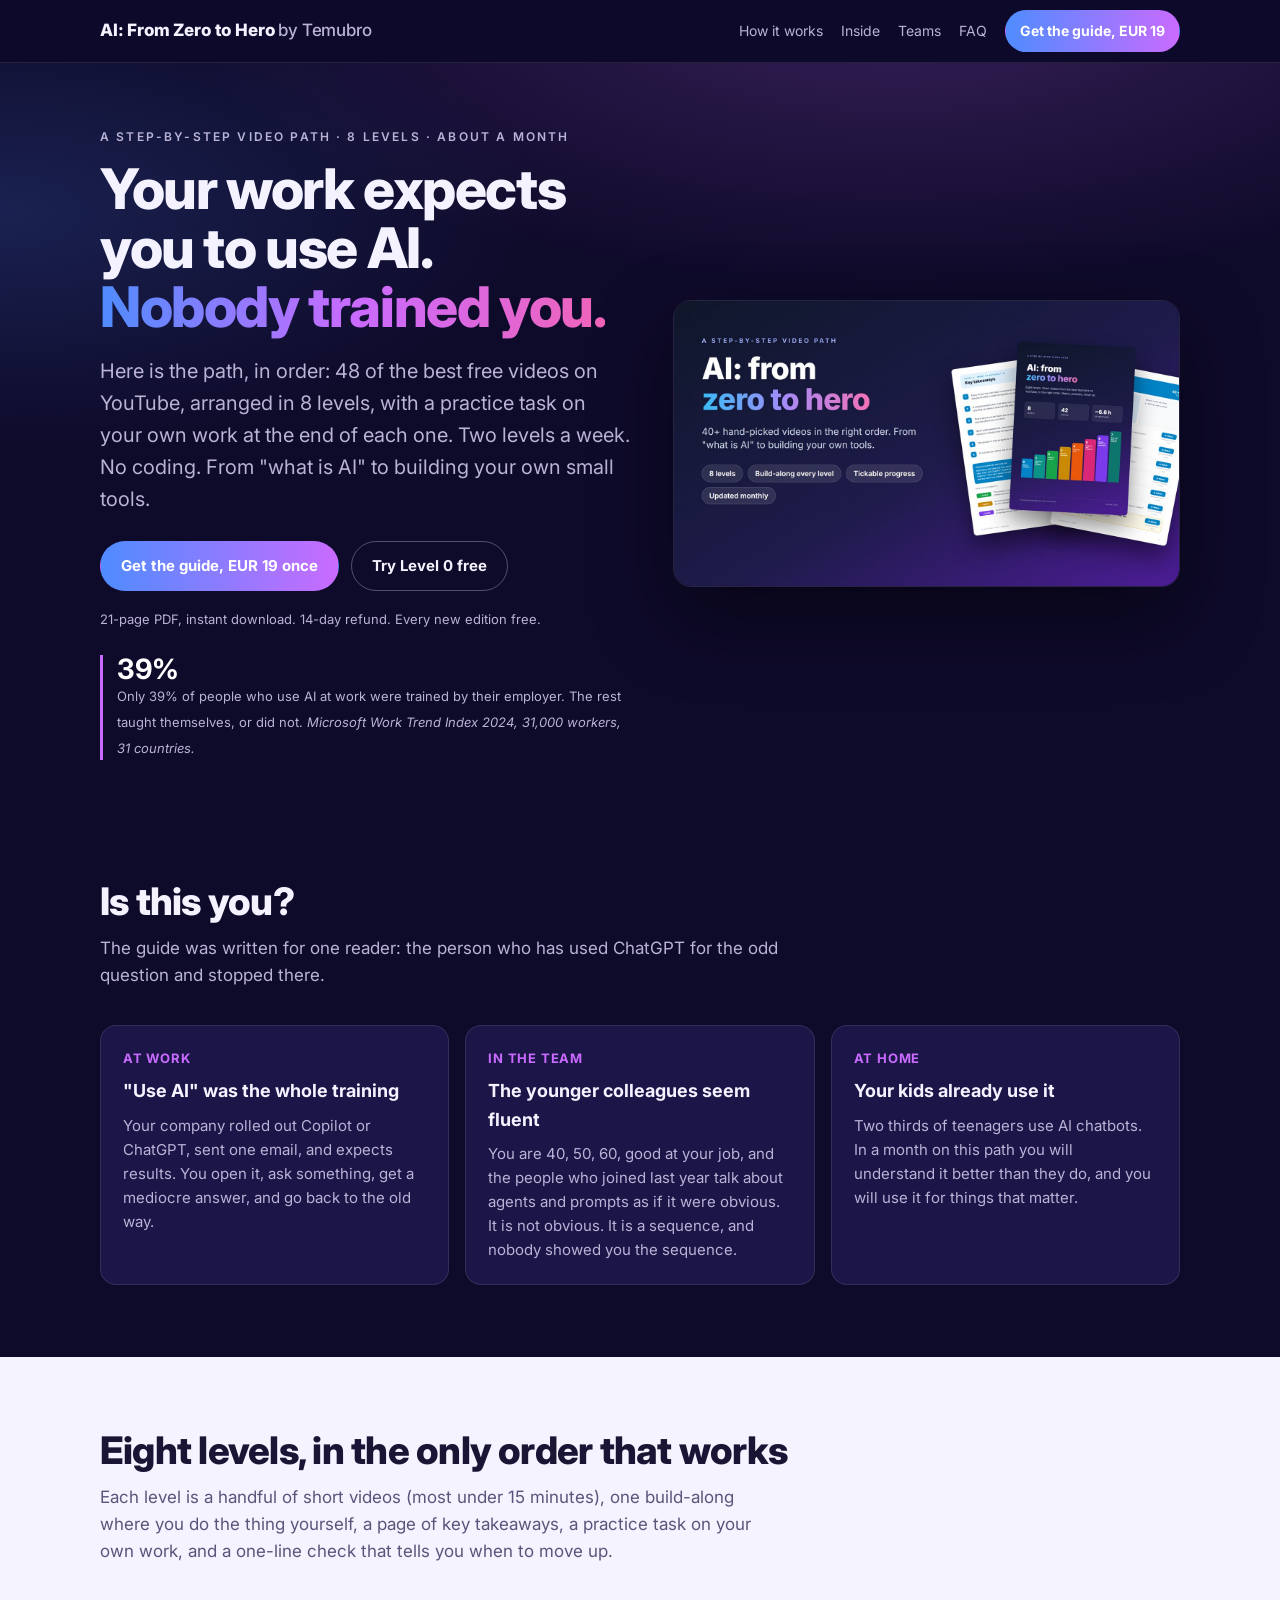
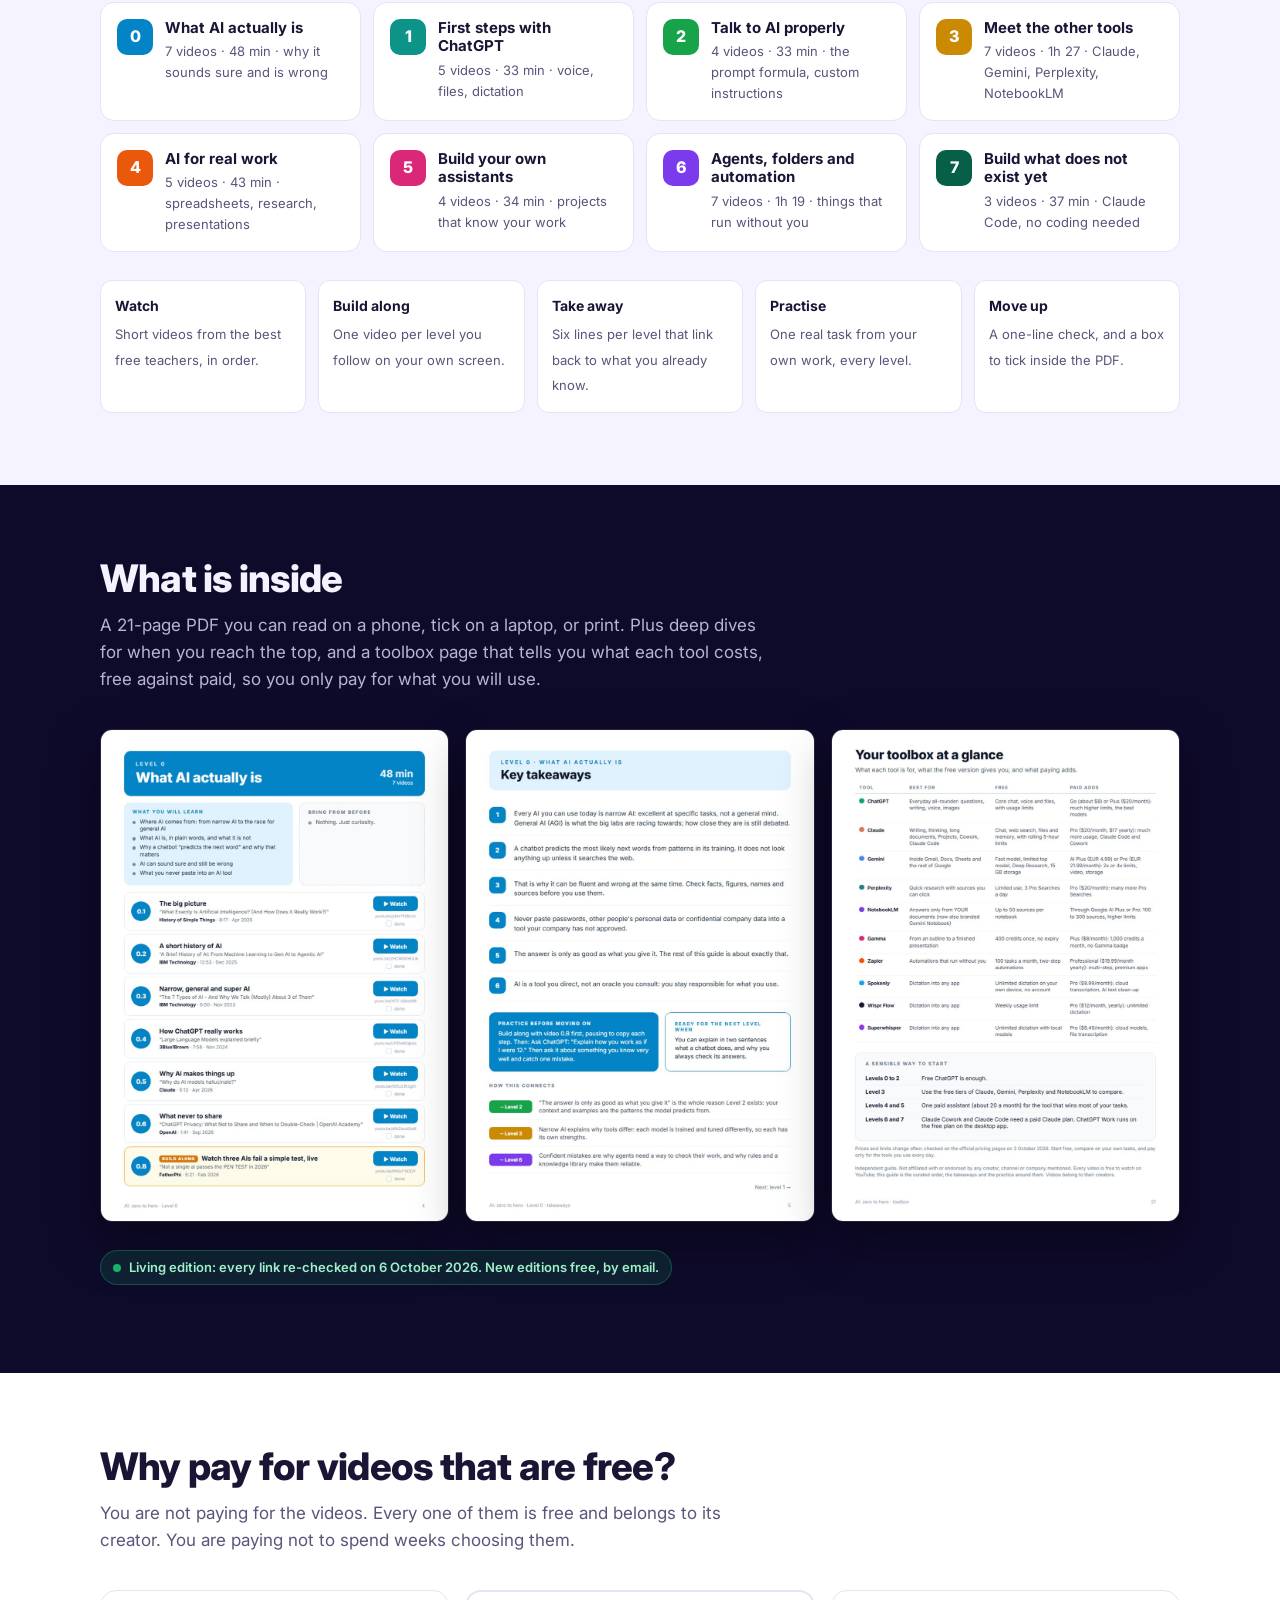
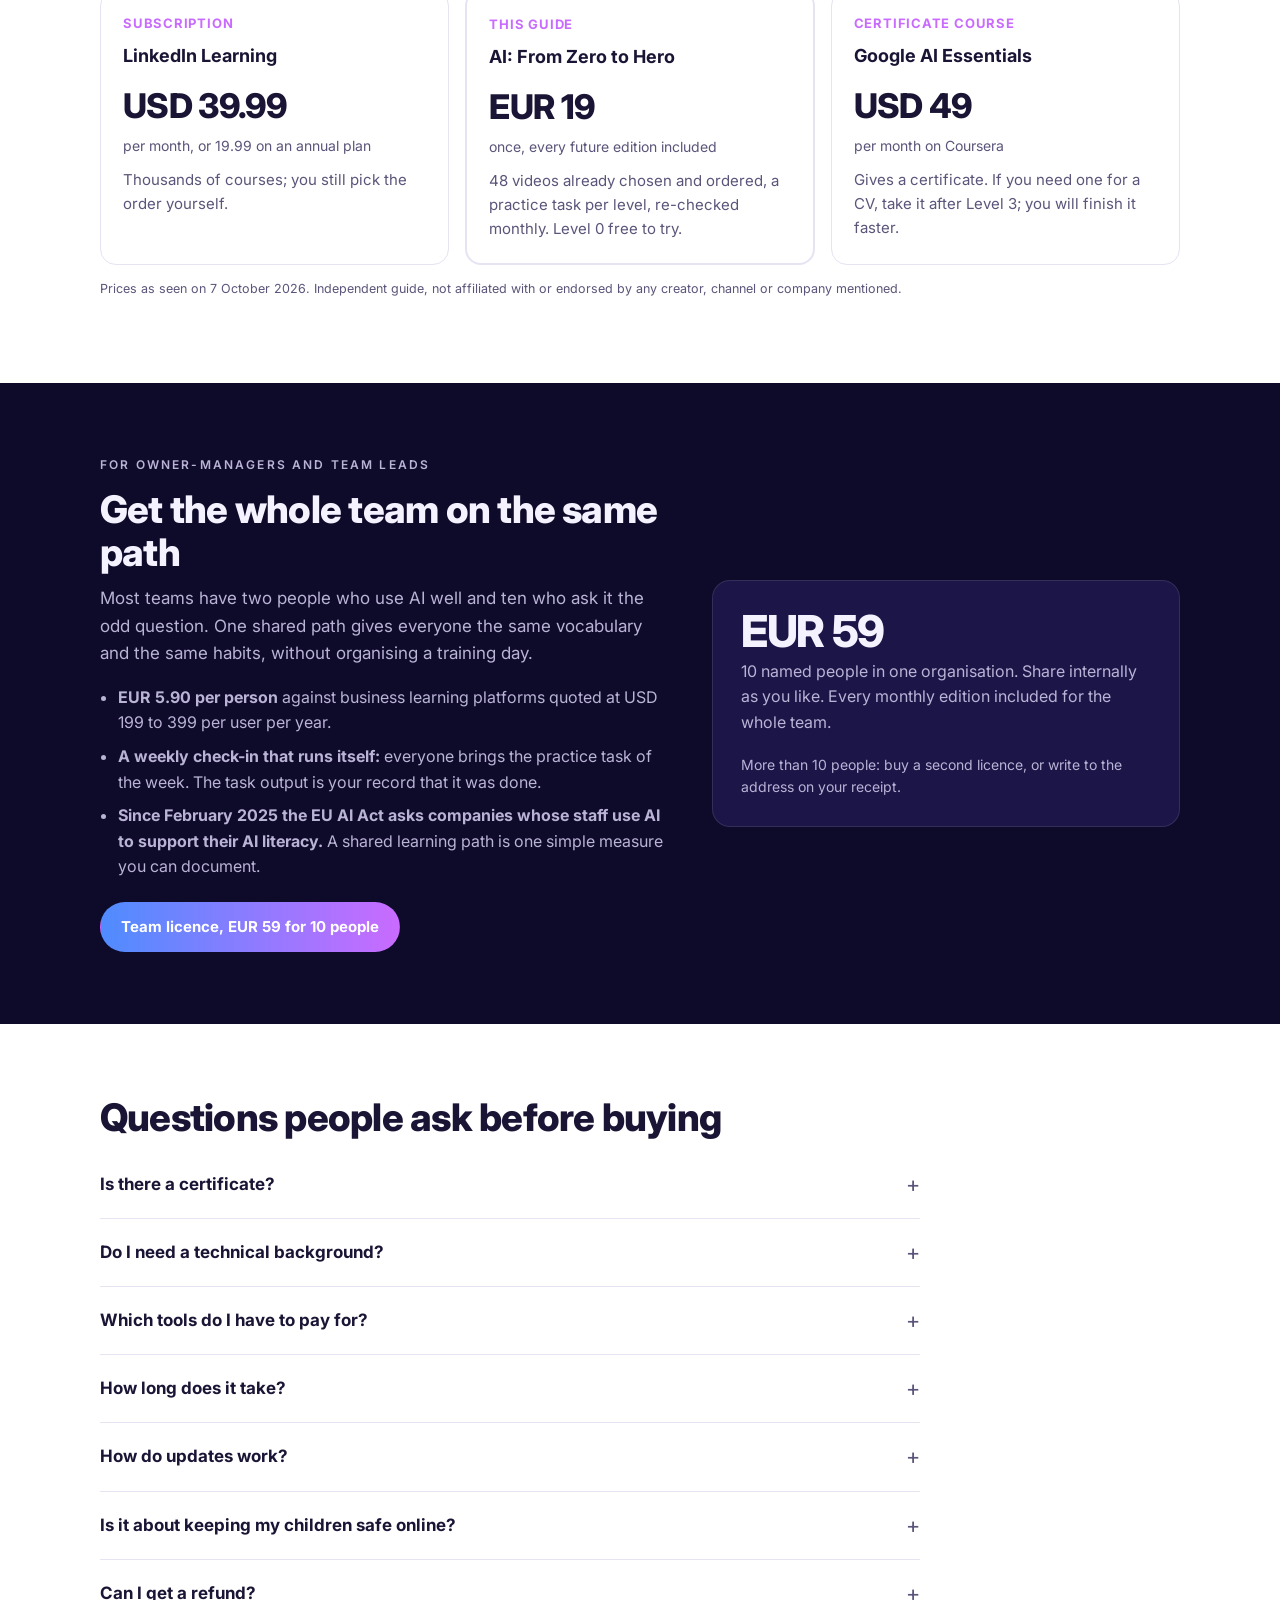
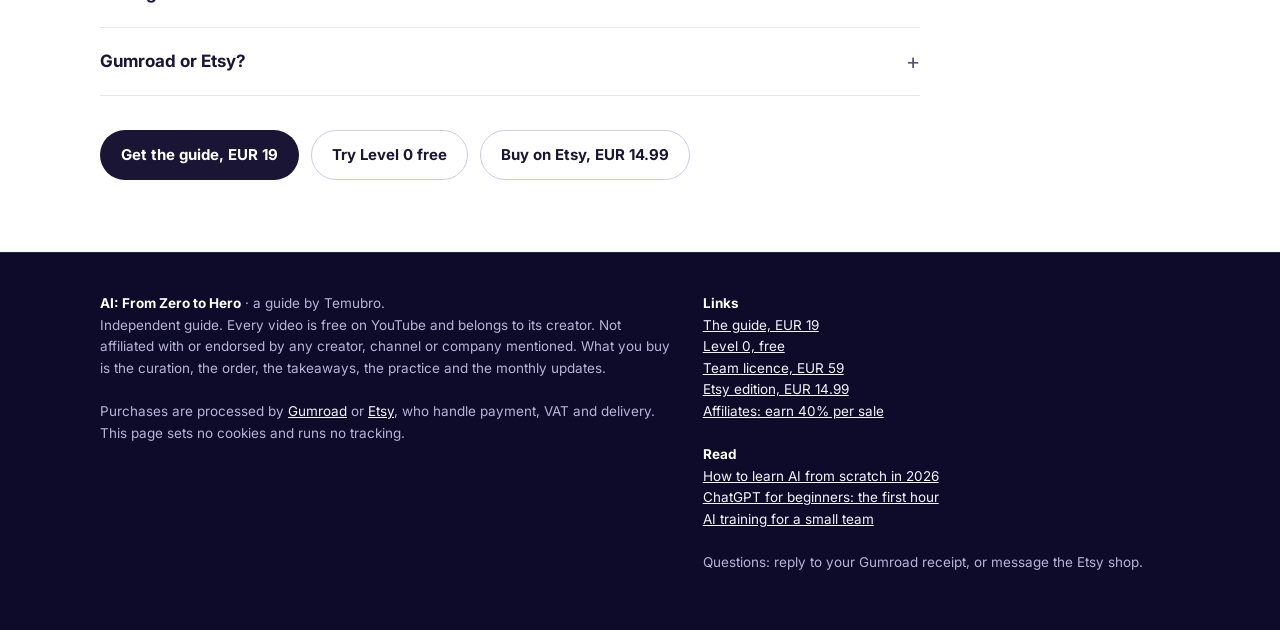
<file: index.html>
<!DOCTYPE html>
<html lang="en">
<head>
<meta charset="utf-8">
<meta name="viewport" content="width=device-width, initial-scale=1">
<title>AI: From Zero to Hero. Learn to use AI at work in about a month, step by step</title>
<meta name="description" content="Your work expects you to use AI and nobody trained you. A step-by-step path of 48 free videos in the right order, with a practice task on your own work at every level. 8 levels, about a month, EUR 19 once. Level 0 is free.">
<link rel="canonical" href="https://temubr0.github.io/">
<meta property="og:type" content="product">
<meta property="og:title" content="AI: From Zero to Hero. Learn to use AI at work in about a month">
<meta property="og:description" content="48 free videos in the right order, a practice task on your own work at every level, re-checked monthly. 8 levels, about a month, EUR 19 once. Level 0 is free.">
<meta property="og:image" content="https://temubr0.github.io/img/og.jpg">
<meta property="og:url" content="https://temubr0.github.io/">
<meta name="twitter:card" content="summary_large_image">
<link rel="icon" href="img/icon.jpg">
<link rel="preconnect" href="https://fonts.googleapis.com">
<link rel="preconnect" href="https://fonts.gstatic.com" crossorigin>
<link href="https://fonts.googleapis.com/css2?family=Inter:wght@400;500;600;700;800&display=swap" rel="stylesheet">
<script type="application/ld+json">
{"@context":"https://schema.org","@type":"Product","name":"AI: From Zero to Hero. The Step-by-Step Video Path","description":"A 21-page PDF guide: 48 hand-picked free YouTube videos arranged in 8 levels, with key takeaways, a practice task and a readiness check per level. Re-verified monthly, every new edition free.","image":"https://temubr0.github.io/img/og.jpg","brand":{"@type":"Brand","name":"Temubro"},"offers":[{"@type":"Offer","price":"19.00","priceCurrency":"EUR","availability":"https://schema.org/InStock","url":"https://temubro.gumroad.com/l/ai-zero-to-hero","name":"Single edition"},{"@type":"Offer","price":"59.00","priceCurrency":"EUR","availability":"https://schema.org/InStock","url":"https://temubro.gumroad.com/l/team-10","name":"Team licence, 10 people"},{"@type":"Offer","price":"0","priceCurrency":"EUR","availability":"https://schema.org/InStock","url":"https://temubro.gumroad.com/l/level-0","name":"Level 0, free"}]}
</script>
<script type="application/ld+json">
{"@context":"https://schema.org","@type":"FAQPage","mainEntity":[
{"@type":"Question","name":"Is there a certificate?","acceptedAnswer":{"@type":"Answer","text":"No. This guide gets you using AI at work. If you need a certificate for a CV, take a certificate course after Level 3; you will finish it faster."}},
{"@type":"Question","name":"Why pay for videos that are free on YouTube?","acceptedAnswer":{"@type":"Answer","text":"You are not paying for the videos. You are paying not to spend weeks choosing them: the order, the takeaways, the practice tasks and the monthly link check are what you buy. Level 0 is free, try it first."}},
{"@type":"Question","name":"Do I need a technical background?","acceptedAnswer":{"@type":"Answer","text":"No. Level 0 starts from what AI actually is. Level 7 has you building a small tool with Claude Code, without writing code."}},
{"@type":"Question","name":"Which tools do I have to pay for?","acceptedAnswer":{"@type":"Answer","text":"None until Level 3. The free versions of ChatGPT, Claude and Gemini are enough for the first levels. The toolbox page lists what each paid plan adds and what it costs, so you decide."}},
{"@type":"Question","name":"How do updates work?","acceptedAnswer":{"@type":"Answer","text":"Every link is re-checked once a month and newer videos replace the old ones. Gumroad buyers receive each new edition by email, free. Etsy buyers register once, free, for the same updates."}},
{"@type":"Question","name":"Can I get a refund?","acceptedAnswer":{"@type":"Answer","text":"Yes, within 14 days of purchase on Gumroad, no questions asked. If a file does not open or a link is dead, write first and it is fixed the same day."}}
]}
</script>
<style>
:root{--bg:#0E0A2A;--bg2:#160F3D;--ink:#F4F2FF;--muted:#B9B3D6;--card:#1C1548;--line:rgba(255,255,255,0.10);--g1:#4F8CFF;--g2:#C96BFF;--pink:#F063B8;--light:#FFFFFF;--lightink:#1A1535;--lightmuted:#5A557A;--lightline:#E6E3F2;--tint:#F5F3FF;--green:#17B26A}
*{box-sizing:border-box}
html{scroll-behavior:smooth}
body{margin:0;font-family:Inter,system-ui,-apple-system,"Segoe UI",Roboto,sans-serif;background:var(--bg);color:var(--ink);line-height:1.6;-webkit-font-smoothing:antialiased}
a{color:inherit}
img{max-width:100%;height:auto;display:block}
.wrap{max-width:1120px;margin:0 auto;padding:0 20px}
.grad{background:linear-gradient(90deg,var(--g1),var(--g2),var(--pink));-webkit-background-clip:text;background-clip:text;color:transparent}
/* nav */
.nav{position:sticky;top:0;z-index:50;background:rgba(14,10,42,0.85);backdrop-filter:saturate(160%) blur(10px);border-bottom:1px solid var(--line)}
.nav .wrap{display:flex;align-items:center;justify-content:space-between;height:62px}
.brand{font-weight:800;letter-spacing:-0.01em;text-decoration:none;font-size:17px}
.brand span{color:var(--muted);font-weight:500}
.navlinks{display:flex;gap:18px;align-items:center}
.navlinks a.lnk{color:var(--muted);text-decoration:none;font-size:14px}
.btn{display:inline-flex;align-items:center;justify-content:center;gap:8px;padding:12px 20px;border-radius:999px;font-weight:700;text-decoration:none;font-size:15px;border:1px solid transparent;transition:transform .12s ease,opacity .12s ease;white-space:nowrap}
.btn:hover{transform:translateY(-1px)}
.btn.primary{background:linear-gradient(90deg,var(--g1),var(--g2));color:#fff}
.btn.ghost{border-color:rgba(255,255,255,0.28);color:var(--ink);background:transparent}
.btn.light{background:var(--lightink);color:#fff}
.btn.small{padding:9px 14px;font-size:14px}
/* hero */
.hero{padding:64px 0 48px;background:radial-gradient(1200px 500px at 70% -10%,rgba(201,107,255,0.22),transparent 60%),radial-gradient(900px 400px at 0% 20%,rgba(79,140,255,0.18),transparent 60%)}
.hero .wrap{display:grid;grid-template-columns:1.05fr 1fr;gap:40px;align-items:center}
.eyebrow{font-size:12px;letter-spacing:0.18em;text-transform:uppercase;color:var(--muted);font-weight:600;margin:0 0 14px}
h1{font-size:clamp(34px,5vw,56px);line-height:1.05;letter-spacing:-0.025em;margin:0 0 18px;font-weight:800}
.lead{font-size:clamp(17px,1.6vw,20px);color:var(--muted);margin:0 0 26px;max-width:560px}
.ctas{display:flex;gap:12px;flex-wrap:wrap;align-items:center}
.ctas .note{font-size:13px;color:var(--muted);width:100%;margin-top:6px}
.herocard{border-radius:18px;overflow:hidden;box-shadow:0 30px 80px rgba(0,0,0,0.45);border:1px solid var(--line)}
.stat{margin-top:26px;display:flex;gap:14px;align-items:flex-start;border-left:3px solid var(--g2);padding-left:14px;max-width:560px}
.stat b{font-size:28px;line-height:1;display:block;color:#fff}
.stat span{font-size:13px;color:var(--muted)}
/* generic sections */
section{padding:72px 0}
section.light{background:var(--light);color:var(--lightink)}
section.tint{background:var(--tint);color:var(--lightink)}
h2{font-size:clamp(26px,3.4vw,38px);letter-spacing:-0.02em;line-height:1.12;margin:0 0 12px;font-weight:800}
.sub{font-size:17px;color:var(--muted);max-width:680px;margin:0 0 36px}
section.light .sub,section.tint .sub{color:var(--lightmuted)}
.cards{display:grid;grid-template-columns:repeat(3,1fr);gap:16px}
.card{background:var(--card);border:1px solid var(--line);border-radius:16px;padding:22px}
.card h3{margin:0 0 8px;font-size:18px}
.card p{margin:0;color:var(--muted);font-size:15px}
section.light .card,section.tint .card{background:#fff;border-color:var(--lightline)}
section.light .card p,section.tint .card p{color:var(--lightmuted)}
.q{font-size:13px;color:var(--g2);font-weight:700;letter-spacing:0.06em;text-transform:uppercase;margin-bottom:8px;display:block}
/* levels */
.levels{display:grid;grid-template-columns:repeat(4,1fr);gap:12px}
.lv{background:#fff;border:1px solid var(--lightline);border-radius:14px;padding:16px;display:flex;gap:12px;align-items:flex-start}
.lv .n{width:36px;height:36px;border-radius:10px;color:#fff;font-weight:800;display:flex;align-items:center;justify-content:center;flex-shrink:0}
.lv b{display:block;font-size:15px;line-height:1.25}
.lv small{color:var(--lightmuted);font-size:13px;display:block;margin-top:4px}
.mech{display:grid;grid-template-columns:repeat(5,1fr);gap:12px;margin-top:28px}
.mech div{background:#fff;border:1px solid var(--lightline);border-radius:12px;padding:14px}
.mech div b{display:block;font-size:14px;margin-bottom:4px}
.mech div span{font-size:13px;color:var(--lightmuted)}
/* gallery */
.gal{display:grid;grid-template-columns:repeat(3,1fr);gap:16px}
.gal img{border-radius:12px;border:1px solid var(--line);box-shadow:0 20px 50px rgba(0,0,0,0.35)}
/* compare */
.cmp{display:grid;grid-template-columns:repeat(3,1fr);gap:16px}
.cmp .card{text-align:left}
.cmp .price{font-size:34px;font-weight:800;letter-spacing:-0.02em;margin:6px 0 2px}
.cmp .per{color:var(--lightmuted);font-size:14px}
.cmp .hi{border:2px solid var(--g2)}
.fine{font-size:12.5px;color:var(--lightmuted);margin-top:14px}
/* team */
.team{display:grid;grid-template-columns:1.1fr 0.9fr;gap:40px;align-items:center}
.team ul{padding-left:18px;color:var(--muted);margin:0 0 22px}
.team li{margin-bottom:8px}
.pricebox{background:var(--card);border:1px solid var(--line);border-radius:18px;padding:28px}
.pricebox .big{font-size:44px;font-weight:800;letter-spacing:-0.03em;line-height:1}
.pricebox .sm{color:var(--muted);margin:6px 0 18px}
/* faq */
.faq{max-width:820px}
details{border-bottom:1px solid var(--lightline);padding:16px 0}
summary{cursor:pointer;font-weight:700;font-size:17px;list-style:none;display:flex;justify-content:space-between;align-items:center}
summary::after{content:"+";font-weight:400;font-size:22px;color:var(--lightmuted)}
details[open] summary::after{content:"\2013"}
details p{margin:10px 0 0;color:var(--lightmuted)}
/* footer */
footer{padding:40px 0 56px;border-top:1px solid var(--line);color:var(--muted);font-size:13.5px}
footer .wrap{display:grid;grid-template-columns:1.2fr 1fr;gap:30px}
footer a{color:var(--ink)}
.updated{display:inline-flex;align-items:center;gap:8px;background:rgba(23,178,106,0.14);border:1px solid rgba(23,178,106,0.35);color:#9FF0C8;border-radius:999px;padding:6px 12px;font-size:13px;font-weight:600}
.updated i{width:8px;height:8px;border-radius:50%;background:var(--green);display:inline-block}
@media (max-width:900px){
 .hero .wrap{grid-template-columns:1fr}
 .hero{padding:44px 0 36px}
 .cards,.cmp,.gal{grid-template-columns:1fr}
 .levels{grid-template-columns:1fr 1fr}
 .mech{grid-template-columns:1fr 1fr}
 .team{grid-template-columns:1fr}
 footer .wrap{grid-template-columns:1fr}
 .navlinks a.lnk{display:none}
 section{padding:56px 0}
}
@media (max-width:520px){.levels{grid-template-columns:1fr}.mech{grid-template-columns:1fr}.brand span{display:none}.brand{font-size:15px}.btn.small{padding:8px 12px;font-size:13px}.hero .ctas .btn{width:100%}}
</style>
</head>
<body>

<nav class="nav"><div class="wrap">
  <a class="brand" href="#top">AI: From Zero to Hero <span>by Temubro</span></a>
  <div class="navlinks">
    <a class="lnk" href="#how">How it works</a>
    <a class="lnk" href="#inside">Inside</a>
    <a class="lnk" href="#teams">Teams</a>
    <a class="lnk" href="#faq">FAQ</a>
    <a class="btn primary small" href="https://temubro.gumroad.com/l/ai-zero-to-hero">Get the guide, EUR 19</a>
  </div>
</div></nav>

<header class="hero" id="top"><div class="wrap">
  <div>
    <p class="eyebrow">A step-by-step video path &middot; 8 levels &middot; about a month</p>
    <h1>Your work expects you to use AI. <span class="grad">Nobody trained you.</span></h1>
    <p class="lead">Here is the path, in order: 48 of the best free videos on YouTube, arranged in 8 levels, with a practice task on your own work at the end of each one. Two levels a week. No coding. From "what is AI" to building your own small tools.</p>
    <div class="ctas">
      <a class="btn primary" href="https://temubro.gumroad.com/l/ai-zero-to-hero">Get the guide, EUR 19 once</a>
      <a class="btn ghost" href="https://temubro.gumroad.com/l/level-0">Try Level 0 free</a>
      <span class="note">21-page PDF, instant download. 14-day refund. Every new edition free.</span>
    </div>
    <div class="stat"><div><b>39%</b><span>Only 39% of people who use AI at work were trained by their employer. The rest taught themselves, or did not. <em>Microsoft Work Trend Index 2024, 31,000 workers, 31 countries.</em></span></div></div>
  </div>
  <div class="herocard"><img src="img/cover.jpg" alt="AI: From Zero to Hero guide cover, with the level map and a takeaways page" width="1400" height="788"></div>
</div></header>

<section><div class="wrap">
  <h2>Is this you?</h2>
  <p class="sub">The guide was written for one reader: the person who has used ChatGPT for the odd question and stopped there.</p>
  <div class="cards">
    <div class="card"><span class="q">At work</span><h3>"Use AI" was the whole training</h3><p>Your company rolled out Copilot or ChatGPT, sent one email, and expects results. You open it, ask something, get a mediocre answer, and go back to the old way.</p></div>
    <div class="card"><span class="q">In the team</span><h3>The younger colleagues seem fluent</h3><p>You are 40, 50, 60, good at your job, and the people who joined last year talk about agents and prompts as if it were obvious. It is not obvious. It is a sequence, and nobody showed you the sequence.</p></div>
    <div class="card"><span class="q">At home</span><h3>Your kids already use it</h3><p>Two thirds of teenagers use AI chatbots. In a month on this path you will understand it better than they do, and you will use it for things that matter.</p></div>
  </div>
</div></section>

<section class="tint" id="how"><div class="wrap">
  <h2>Eight levels, in the only order that works</h2>
  <p class="sub">Each level is a handful of short videos (most under 15 minutes), one build-along where you do the thing yourself, a page of key takeaways, a practice task on your own work, and a one-line check that tells you when to move up.</p>
  <div class="levels">
    <div class="lv"><div class="n" style="background:#0284C7">0</div><div><b>What AI actually is</b><small>7 videos &middot; 48 min &middot; why it sounds sure and is wrong</small></div></div>
    <div class="lv"><div class="n" style="background:#0D9488">1</div><div><b>First steps with ChatGPT</b><small>5 videos &middot; 33 min &middot; voice, files, dictation</small></div></div>
    <div class="lv"><div class="n" style="background:#16A34A">2</div><div><b>Talk to AI properly</b><small>4 videos &middot; 33 min &middot; the prompt formula, custom instructions</small></div></div>
    <div class="lv"><div class="n" style="background:#CA8A04">3</div><div><b>Meet the other tools</b><small>7 videos &middot; 1h 27 &middot; Claude, Gemini, Perplexity, NotebookLM</small></div></div>
    <div class="lv"><div class="n" style="background:#EA580C">4</div><div><b>AI for real work</b><small>5 videos &middot; 43 min &middot; spreadsheets, research, presentations</small></div></div>
    <div class="lv"><div class="n" style="background:#DB2777">5</div><div><b>Build your own assistants</b><small>4 videos &middot; 34 min &middot; projects that know your work</small></div></div>
    <div class="lv"><div class="n" style="background:#7C3AED">6</div><div><b>Agents, folders and automation</b><small>7 videos &middot; 1h 19 &middot; things that run without you</small></div></div>
    <div class="lv"><div class="n" style="background:#065F46">7</div><div><b>Build what does not exist yet</b><small>3 videos &middot; 37 min &middot; Claude Code, no coding needed</small></div></div>
  </div>
  <div class="mech">
    <div><b>Watch</b><span>Short videos from the best free teachers, in order.</span></div>
    <div><b>Build along</b><span>One video per level you follow on your own screen.</span></div>
    <div><b>Take away</b><span>Six lines per level that link back to what you already know.</span></div>
    <div><b>Practise</b><span>One real task from your own work, every level.</span></div>
    <div><b>Move up</b><span>A one-line check, and a box to tick inside the PDF.</span></div>
  </div>
</div></section>

<section id="inside"><div class="wrap">
  <h2>What is inside</h2>
  <p class="sub">A 21-page PDF you can read on a phone, tick on a laptop, or print. Plus deep dives for when you reach the top, and a toolbox page that tells you what each tool costs, free against paid, so you only pay for what you will use.</p>
  <div class="gal">
    <img src="img/p1.jpg" alt="A level page: the videos in order, with build-along marked" loading="lazy" width="900" height="1273">
    <img src="img/p2.jpg" alt="A key takeaways page with the practice task and the readiness check" loading="lazy" width="900" height="1273">
    <img src="img/p3.jpg" alt="The toolbox page: what ChatGPT, Claude, Gemini, Perplexity and NotebookLM cost, free against paid" loading="lazy" width="900" height="1273">
  </div>
  <p style="margin-top:28px"><span class="updated"><i></i>Living edition: every link re-checked on 6 October 2026. New editions free, by email.</span></p>
</div></section>

<section class="light"><div class="wrap">
  <h2>Why pay for videos that are free?</h2>
  <p class="sub">You are not paying for the videos. Every one of them is free and belongs to its creator. You are paying not to spend weeks choosing them.</p>
  <div class="cmp">
    <div class="card"><span class="q">Subscription</span><h3>LinkedIn Learning</h3><div class="price">USD 39.99</div><div class="per">per month, or 19.99 on an annual plan</div><p style="margin-top:10px">Thousands of courses; you still pick the order yourself.</p></div>
    <div class="card hi"><span class="q">This guide</span><h3>AI: From Zero to Hero</h3><div class="price">EUR 19</div><div class="per">once, every future edition included</div><p style="margin-top:10px">48 videos already chosen and ordered, a practice task per level, re-checked monthly. Level 0 free to try.</p></div>
    <div class="card"><span class="q">Certificate course</span><h3>Google AI Essentials</h3><div class="price">USD 49</div><div class="per">per month on Coursera</div><p style="margin-top:10px">Gives a certificate. If you need one for a CV, take it after Level 3; you will finish it faster.</p></div>
  </div>
  <p class="fine">Prices as seen on 7 October 2026. Independent guide, not affiliated with or endorsed by any creator, channel or company mentioned.</p>
</div></section>

<section id="teams"><div class="wrap team">
  <div>
    <p class="eyebrow">For owner-managers and team leads</p>
    <h2>Get the whole team on the same path</h2>
    <p class="sub" style="margin-bottom:18px">Most teams have two people who use AI well and ten who ask it the odd question. One shared path gives everyone the same vocabulary and the same habits, without organising a training day.</p>
    <ul>
      <li><b>EUR 5.90 per person</b> against business learning platforms quoted at USD 199 to 399 per user per year.</li>
      <li><b>A weekly check-in that runs itself:</b> everyone brings the practice task of the week. The task output is your record that it was done.</li>
      <li><b>Since February 2025 the EU AI Act asks companies whose staff use AI to support their AI literacy.</b> A shared learning path is one simple measure you can document.</li>
    </ul>
    <a class="btn primary" href="https://temubro.gumroad.com/l/team-10">Team licence, EUR 59 for 10 people</a>
  </div>
  <div class="pricebox">
    <div class="big">EUR 59</div>
    <div class="sm">10 named people in one organisation. Share internally as you like. Every monthly edition included for the whole team.</div>
    <div style="color:var(--muted);font-size:14px">More than 10 people: buy a second licence, or write to the address on your receipt.</div>
  </div>
</div></section>

<section class="light" id="faq"><div class="wrap">
  <h2>Questions people ask before buying</h2>
  <div class="faq">
    <details><summary>Is there a certificate?</summary><p>No. This guide gets you using AI at work. If you need a certificate for a CV, take a certificate course after Level 3; you will finish it faster.</p></details>
    <details><summary>Do I need a technical background?</summary><p>No. Level 0 starts from what AI actually is and what you should never paste into it. Level 7 has you building a small tool with Claude Code without writing a line of code.</p></details>
    <details><summary>Which tools do I have to pay for?</summary><p>None until Level 3. The free versions of ChatGPT, Claude and Gemini are enough for the first levels. The toolbox page lists what each paid plan adds and what it costs, so you decide, with numbers.</p></details>
    <details><summary>How long does it take?</summary><p>About six and a half hours of video across the eight levels, plus your practice tasks. Two levels a week is the pace that works: about a month.</p></details>
    <details><summary>How do updates work?</summary><p>Every link is re-checked once a month and newer videos replace the old ones. Gumroad buyers receive each new edition by email, free. Etsy buyers register once, free, for the same updates (page 3 of the PDF tells you where).</p></details>
    <details><summary>Is it about keeping my children safe online?</summary><p>No, it is about you learning to use AI yourself. For family safety, Common Sense Media publishes free guides; this path makes you the parent who actually understands the tool.</p></details>
    <details><summary>Can I get a refund?</summary><p>Yes, within 14 days of purchase on Gumroad, no questions asked. If a file does not open or a link is dead, write first and it is fixed the same day.</p></details>
    <details><summary>Gumroad or Etsy?</summary><p>Same guide. Gumroad (EUR 19) sends you every new edition automatically. The Etsy edition (EUR 14.99) is a snapshot of the current month; you register once for free updates.</p></details>
  </div>
  <div style="margin-top:34px;display:flex;gap:12px;flex-wrap:wrap">
    <a class="btn light" href="https://temubro.gumroad.com/l/ai-zero-to-hero">Get the guide, EUR 19</a>
    <a class="btn ghost" style="color:var(--lightink);border-color:#CFCAE6" href="https://temubro.gumroad.com/l/level-0">Try Level 0 free</a>
    <a class="btn ghost" style="color:var(--lightink);border-color:#CFCAE6" href="https://temubro.etsy.com">Buy on Etsy, EUR 14.99</a>
  </div>
</div></section>

<footer><div class="wrap">
  <div>
    <b style="color:#fff">AI: From Zero to Hero</b> &middot; a guide by Temubro.<br>
    Independent guide. Every video is free on YouTube and belongs to its creator. Not affiliated with or endorsed by any creator, channel or company mentioned. What you buy is the curation, the order, the takeaways, the practice and the monthly updates.<br><br>
    Purchases are processed by <a href="https://temubro.gumroad.com">Gumroad</a> or <a href="https://temubro.etsy.com">Etsy</a>, who handle payment, VAT and delivery. This page sets no cookies and runs no tracking.
  </div>
  <div>
    <b style="color:#fff">Links</b><br>
    <a href="https://temubro.gumroad.com/l/ai-zero-to-hero">The guide, EUR 19</a><br>
    <a href="https://temubro.gumroad.com/l/level-0">Level 0, free</a><br>
    <a href="https://temubro.gumroad.com/l/team-10">Team licence, EUR 59</a><br>
    <a href="https://temubro.etsy.com">Etsy edition, EUR 14.99</a><br>
    <a href="https://temubro.gumroad.com/affiliates">Affiliates: earn 40% per sale</a><br><br>
    <b style="color:#fff">Read</b><br>
    <a href="/learn-ai-from-scratch/">How to learn AI from scratch in 2026</a><br>
    <a href="/chatgpt-for-beginners/">ChatGPT for beginners: the first hour</a><br>
    <a href="/ai-training-for-small-teams/">AI training for a small team</a><br><br>
    Questions: reply to your Gumroad receipt, or message the Etsy shop.
  </div>
</div></footer>

</body>
</html>
</file>
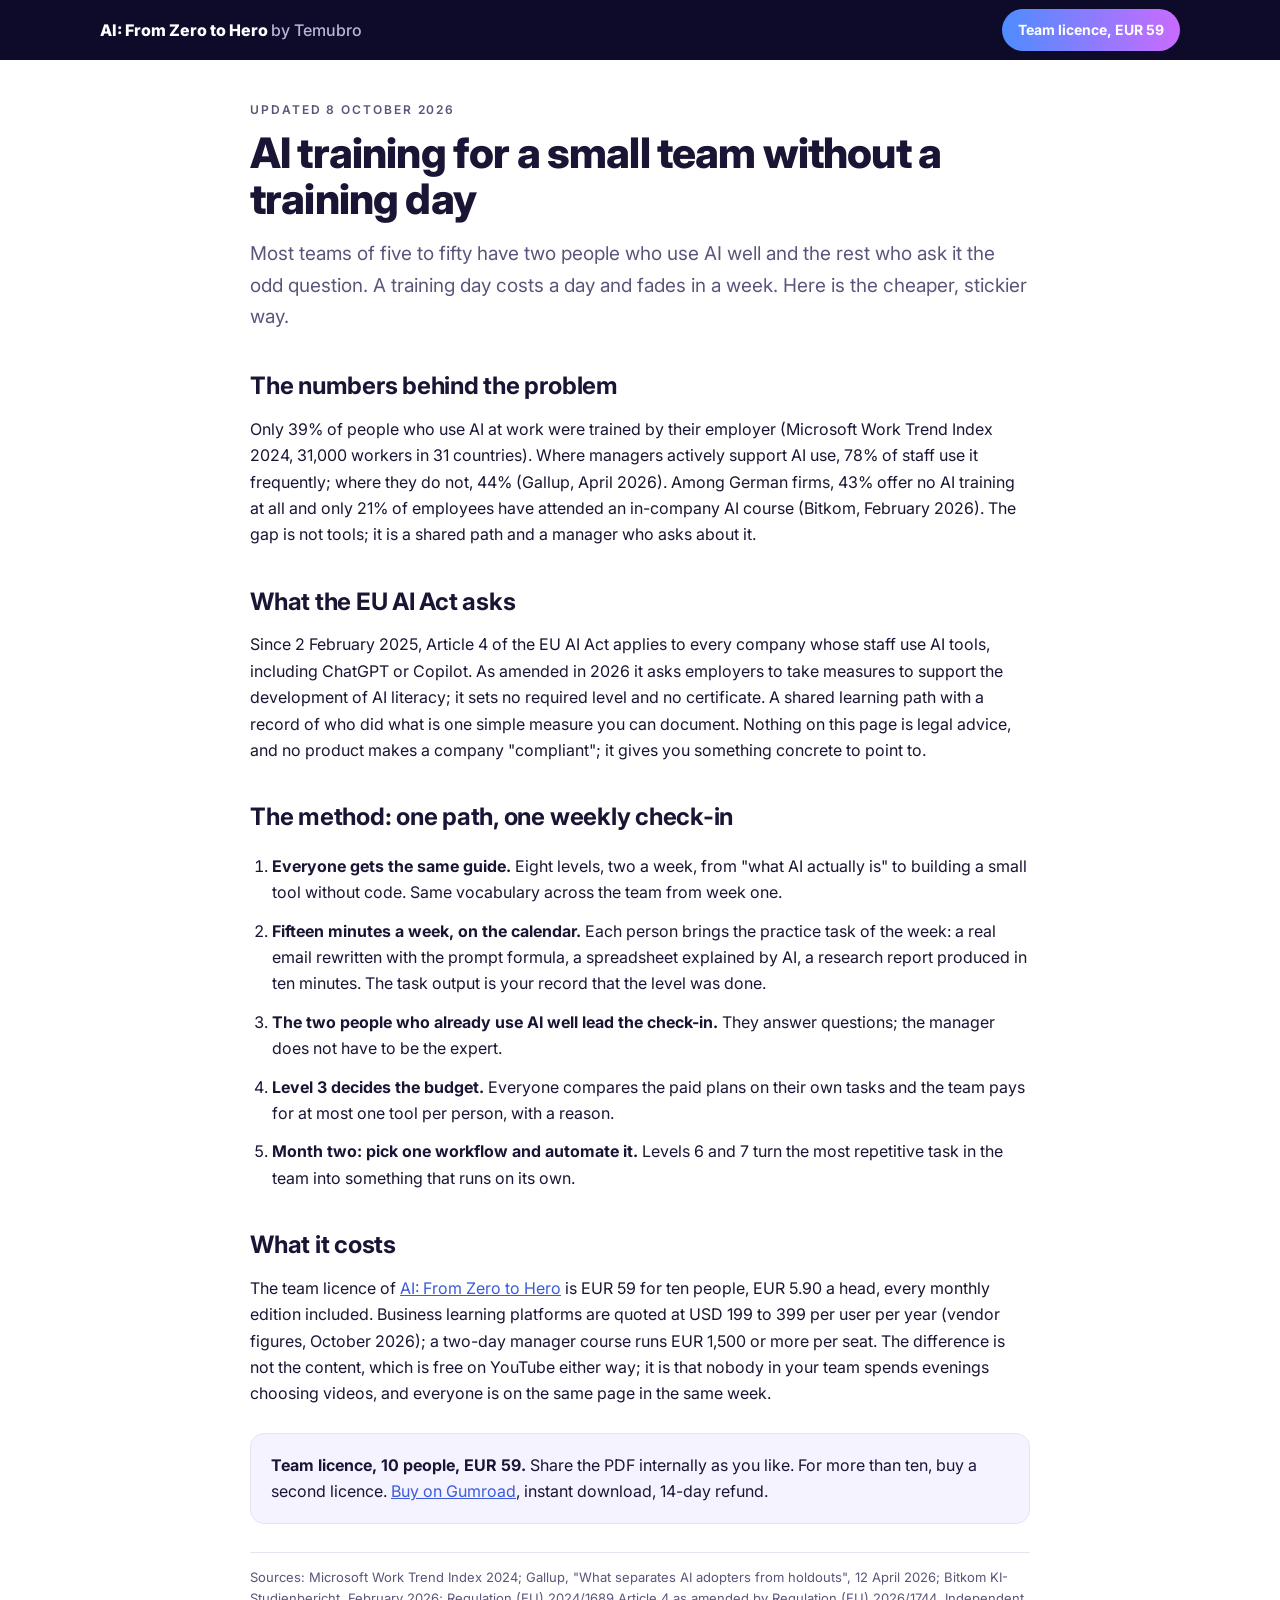
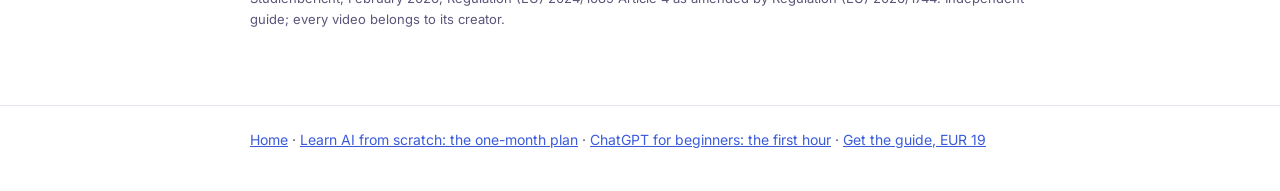
<file: ai-training-for-small-teams/index.html>
<!DOCTYPE html>
<html lang="en">
<head>
<meta charset="utf-8">
<meta name="viewport" content="width=device-width, initial-scale=1">
<title>AI training for a small team without a training day: a shared path, a weekly check-in, EUR 5.90 a head</title>
<meta name="description" content="How an owner-manager gets 5 to 50 non-technical people using AI the same way: one shared learning path, a 15-minute weekly check-in, no LMS, no workshop. What the EU AI Act asks since February 2025. Updated October 2026.">
<link rel="canonical" href="https://temubr0.github.io/ai-training-for-small-teams/">
<meta property="og:title" content="AI training for a small team without a training day">
<meta property="og:description" content="One shared path, a weekly check-in that runs itself, EUR 5.90 per person.">
<meta property="og:image" content="https://temubr0.github.io/img/og.jpg">
<meta property="og:url" content="https://temubr0.github.io/ai-training-for-small-teams/">
<link rel="icon" href="../img/icon.jpg">
<link rel="preconnect" href="https://fonts.googleapis.com"><link rel="preconnect" href="https://fonts.gstatic.com" crossorigin>
<link href="https://fonts.googleapis.com/css2?family=Inter:wght@400;600;800&display=swap" rel="stylesheet">
<script type="application/ld+json">
{"@context":"https://schema.org","@type":"Article","headline":"AI training for a small team without a training day","datePublished":"2026-10-08","dateModified":"2026-10-08","author":{"@type":"Person","name":"Temubro"},"publisher":{"@type":"Organization","name":"Temubro"},"mainEntityOfPage":"https://temubr0.github.io/ai-training-for-small-teams/","image":"https://temubr0.github.io/img/og.jpg"}
</script>
<link rel="stylesheet" href="../article.css">
</head>
<body>
<nav class="nav"><div class="wrap"><a class="brand" href="/">AI: From Zero to Hero <span>by Temubro</span></a><a class="btn" href="https://temubro.gumroad.com/l/team-10">Team licence, EUR 59</a></div></nav>
<main class="wrap article">
<p class="eyebrow">Updated 8 October 2026</p>
<h1>AI training for a small team without a training day</h1>
<p class="lead">Most teams of five to fifty have two people who use AI well and the rest who ask it the odd question. A training day costs a day and fades in a week. Here is the cheaper, stickier way.</p>

<h2>The numbers behind the problem</h2>
<p>Only 39% of people who use AI at work were trained by their employer (Microsoft Work Trend Index 2024, 31,000 workers in 31 countries). Where managers actively support AI use, 78% of staff use it frequently; where they do not, 44% (Gallup, April 2026). Among German firms, 43% offer no AI training at all and only 21% of employees have attended an in-company AI course (Bitkom, February 2026). The gap is not tools; it is a shared path and a manager who asks about it.</p>

<h2>What the EU AI Act asks</h2>
<p>Since 2 February 2025, Article 4 of the EU AI Act applies to every company whose staff use AI tools, including ChatGPT or Copilot. As amended in 2026 it asks employers to take measures to support the development of AI literacy; it sets no required level and no certificate. A shared learning path with a record of who did what is one simple measure you can document. Nothing on this page is legal advice, and no product makes a company "compliant"; it gives you something concrete to point to.</p>

<h2>The method: one path, one weekly check-in</h2>
<ol class="plan">
<li><b>Everyone gets the same guide.</b> Eight levels, two a week, from "what AI actually is" to building a small tool without code. Same vocabulary across the team from week one.</li>
<li><b>Fifteen minutes a week, on the calendar.</b> Each person brings the practice task of the week: a real email rewritten with the prompt formula, a spreadsheet explained by AI, a research report produced in ten minutes. The task output is your record that the level was done.</li>
<li><b>The two people who already use AI well lead the check-in.</b> They answer questions; the manager does not have to be the expert.</li>
<li><b>Level 3 decides the budget.</b> Everyone compares the paid plans on their own tasks and the team pays for at most one tool per person, with a reason.</li>
<li><b>Month two: pick one workflow and automate it.</b> Levels 6 and 7 turn the most repetitive task in the team into something that runs on its own.</li>
</ol>

<h2>What it costs</h2>
<p>The team licence of <a href="/">AI: From Zero to Hero</a> is EUR 59 for ten people, EUR 5.90 a head, every monthly edition included. Business learning platforms are quoted at USD 199 to 399 per user per year (vendor figures, October 2026); a two-day manager course runs EUR 1,500 or more per seat. The difference is not the content, which is free on YouTube either way; it is that nobody in your team spends evenings choosing videos, and everyone is on the same page in the same week.</p>

<div class="cta"><b>Team licence, 10 people, EUR 59.</b> Share the PDF internally as you like. For more than ten, buy a second licence. <a href="https://temubro.gumroad.com/l/team-10">Buy on Gumroad</a>, instant download, 14-day refund.</div>

<p class="small">Sources: Microsoft Work Trend Index 2024; Gallup, "What separates AI adopters from holdouts", 12 April 2026; Bitkom KI-Studienbericht, February 2026; Regulation (EU) 2024/1689 Article 4 as amended by Regulation (EU) 2026/1744. Independent guide; every video belongs to its creator.</p>
</main>
<footer class="foot"><div class="wrap"><a href="/">Home</a> &middot; <a href="/learn-ai-from-scratch/">Learn AI from scratch: the one-month plan</a> &middot; <a href="/chatgpt-for-beginners/">ChatGPT for beginners: the first hour</a> &middot; <a href="https://temubro.gumroad.com/l/ai-zero-to-hero">Get the guide, EUR 19</a></div></footer>
</body></html>
</file>
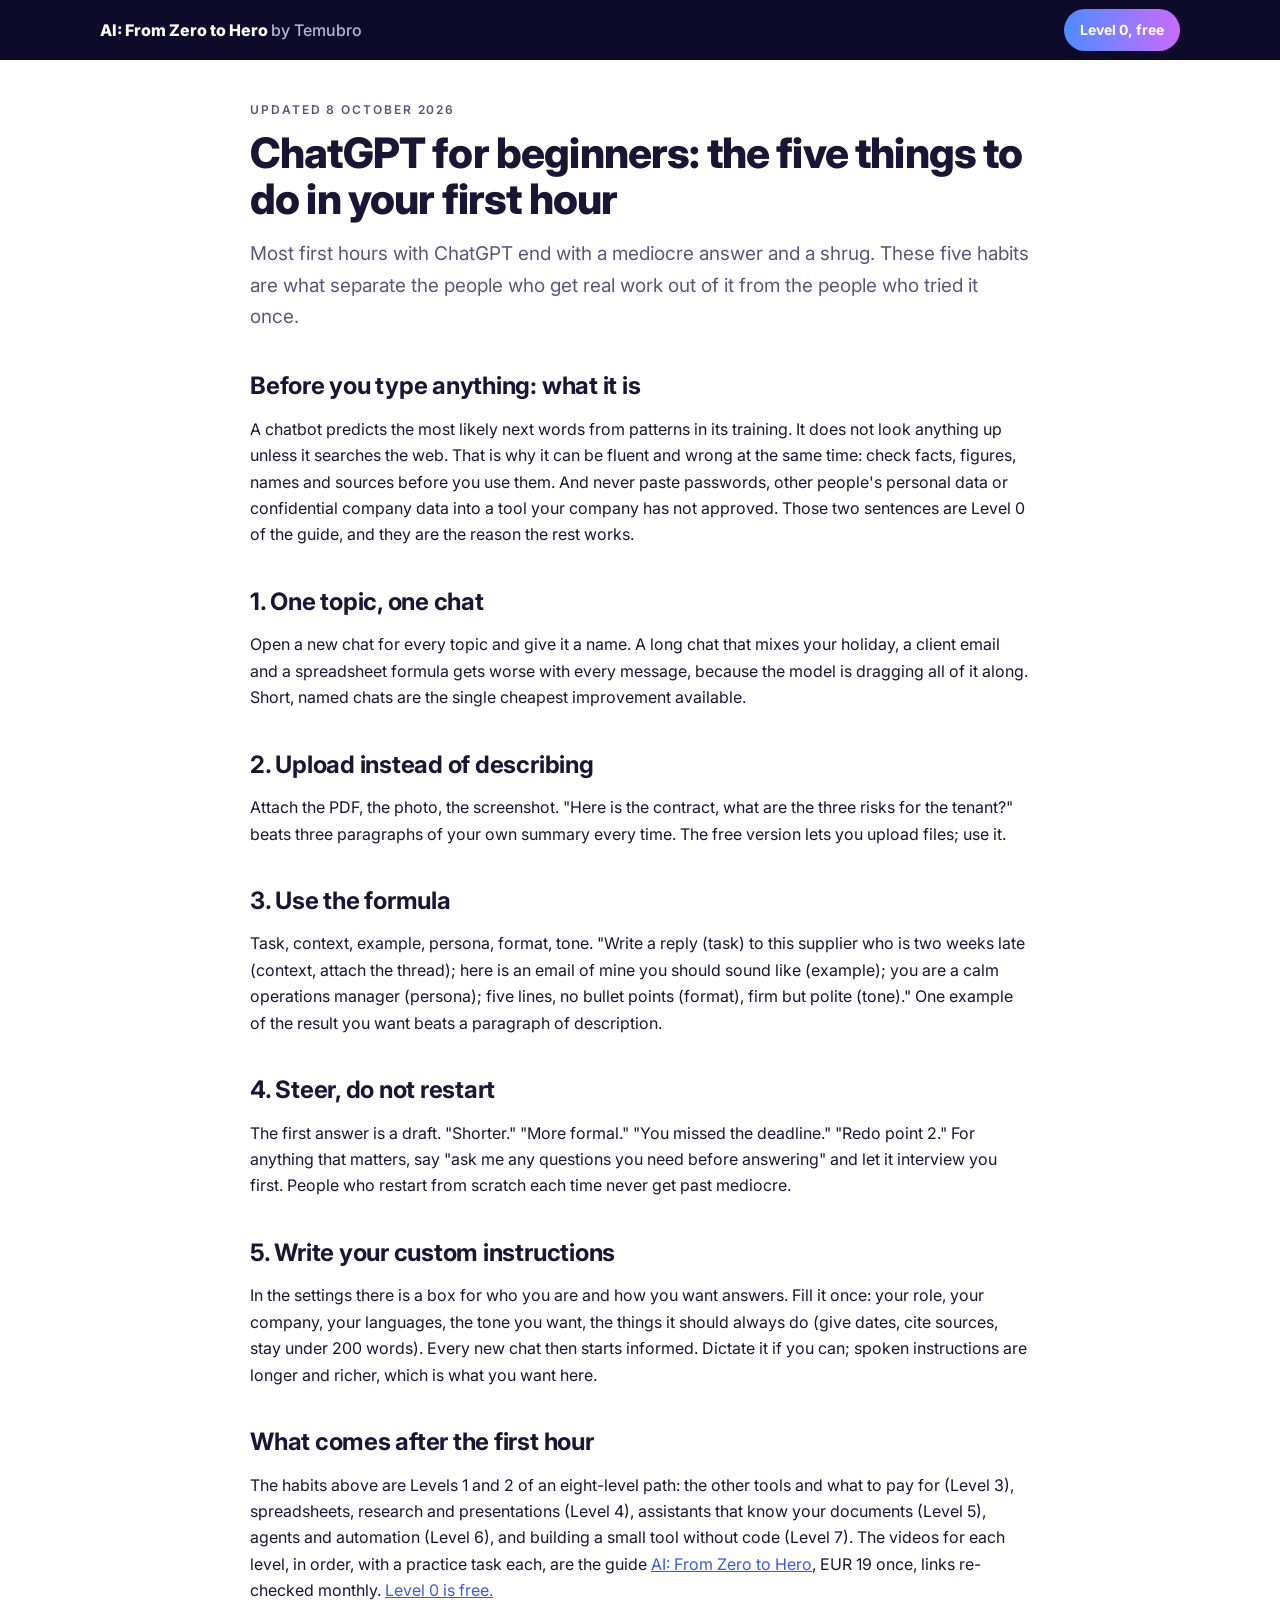
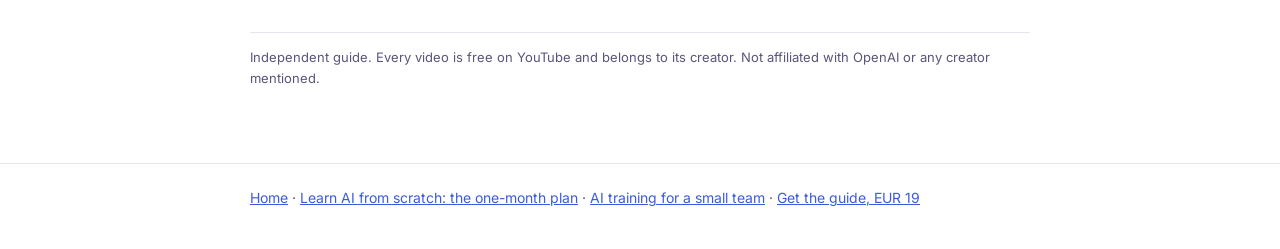
<file: chatgpt-for-beginners/index.html>
<!DOCTYPE html>
<html lang="en">
<head>
<meta charset="utf-8">
<meta name="viewport" content="width=device-width, initial-scale=1">
<title>ChatGPT for beginners: the five things to do in your first hour (2026)</title>
<meta name="description" content="A first hour with ChatGPT that actually sticks: one topic per chat, upload instead of describe, the prompt formula, custom instructions, and what never to paste. Written for non-technical people, updated October 2026.">
<link rel="canonical" href="https://temubr0.github.io/chatgpt-for-beginners/">
<meta property="og:title" content="ChatGPT for beginners: the five things to do in your first hour">
<meta property="og:description" content="One topic per chat, upload instead of describe, the prompt formula, custom instructions, what never to paste.">
<meta property="og:image" content="https://temubr0.github.io/img/og.jpg">
<meta property="og:url" content="https://temubr0.github.io/chatgpt-for-beginners/">
<link rel="icon" href="../img/icon.jpg">
<link rel="preconnect" href="https://fonts.googleapis.com"><link rel="preconnect" href="https://fonts.gstatic.com" crossorigin>
<link href="https://fonts.googleapis.com/css2?family=Inter:wght@400;600;800&display=swap" rel="stylesheet">
<script type="application/ld+json">
{"@context":"https://schema.org","@type":"HowTo","name":"ChatGPT for beginners: the first hour","datePublished":"2026-10-08","totalTime":"PT1H","step":[
{"@type":"HowToStep","name":"One topic, one chat","text":"Start a new chat for each topic and name it. Long chats that mix topics give worse answers."},
{"@type":"HowToStep","name":"Upload instead of describing","text":"Attach the PDF, the photo or the screenshot and ask about it. Showing beats describing."},
{"@type":"HowToStep","name":"Use the prompt formula","text":"Give the task, the context (who you are, who it is for), one example of the result you want, the format and the tone."},
{"@type":"HowToStep","name":"Steer, do not restart","text":"Ask for shorter, more formal, you missed X, redo point 2. For anything important, ask it to ask you questions first."},
{"@type":"HowToStep","name":"Write your custom instructions","text":"In settings, tell it your role, your company, your tone and your languages once, so every chat starts informed."}]}
</script>
<link rel="stylesheet" href="../article.css">
</head>
<body>
<nav class="nav"><div class="wrap"><a class="brand" href="/">AI: From Zero to Hero <span>by Temubro</span></a><a class="btn" href="https://temubro.gumroad.com/l/level-0">Level 0, free</a></div></nav>
<main class="wrap article">
<p class="eyebrow">Updated 8 October 2026</p>
<h1>ChatGPT for beginners: the five things to do in your first hour</h1>
<p class="lead">Most first hours with ChatGPT end with a mediocre answer and a shrug. These five habits are what separate the people who get real work out of it from the people who tried it once.</p>

<h2>Before you type anything: what it is</h2>
<p>A chatbot predicts the most likely next words from patterns in its training. It does not look anything up unless it searches the web. That is why it can be fluent and wrong at the same time: check facts, figures, names and sources before you use them. And never paste passwords, other people's personal data or confidential company data into a tool your company has not approved. Those two sentences are Level 0 of the guide, and they are the reason the rest works.</p>

<h2>1. One topic, one chat</h2>
<p>Open a new chat for every topic and give it a name. A long chat that mixes your holiday, a client email and a spreadsheet formula gets worse with every message, because the model is dragging all of it along. Short, named chats are the single cheapest improvement available.</p>

<h2>2. Upload instead of describing</h2>
<p>Attach the PDF, the photo, the screenshot. "Here is the contract, what are the three risks for the tenant?" beats three paragraphs of your own summary every time. The free version lets you upload files; use it.</p>

<h2>3. Use the formula</h2>
<p>Task, context, example, persona, format, tone. "Write a reply (task) to this supplier who is two weeks late (context, attach the thread); here is an email of mine you should sound like (example); you are a calm operations manager (persona); five lines, no bullet points (format), firm but polite (tone)." One example of the result you want beats a paragraph of description.</p>

<h2>4. Steer, do not restart</h2>
<p>The first answer is a draft. "Shorter." "More formal." "You missed the deadline." "Redo point 2." For anything that matters, say "ask me any questions you need before answering" and let it interview you first. People who restart from scratch each time never get past mediocre.</p>

<h2>5. Write your custom instructions</h2>
<p>In the settings there is a box for who you are and how you want answers. Fill it once: your role, your company, your languages, the tone you want, the things it should always do (give dates, cite sources, stay under 200 words). Every new chat then starts informed. Dictate it if you can; spoken instructions are longer and richer, which is what you want here.</p>

<h2>What comes after the first hour</h2>
<p>The habits above are Levels 1 and 2 of an eight-level path: the other tools and what to pay for (Level 3), spreadsheets, research and presentations (Level 4), assistants that know your documents (Level 5), agents and automation (Level 6), and building a small tool without code (Level 7). The videos for each level, in order, with a practice task each, are the guide <a href="/">AI: From Zero to Hero</a>, EUR 19 once, links re-checked monthly. <a href="https://temubro.gumroad.com/l/level-0">Level 0 is free.</a></p>

<p class="small">Independent guide. Every video is free on YouTube and belongs to its creator. Not affiliated with OpenAI or any creator mentioned.</p>
</main>
<footer class="foot"><div class="wrap"><a href="/">Home</a> &middot; <a href="/learn-ai-from-scratch/">Learn AI from scratch: the one-month plan</a> &middot; <a href="/ai-training-for-small-teams/">AI training for a small team</a> &middot; <a href="https://temubro.gumroad.com/l/ai-zero-to-hero">Get the guide, EUR 19</a></div></footer>
</body></html>
</file>
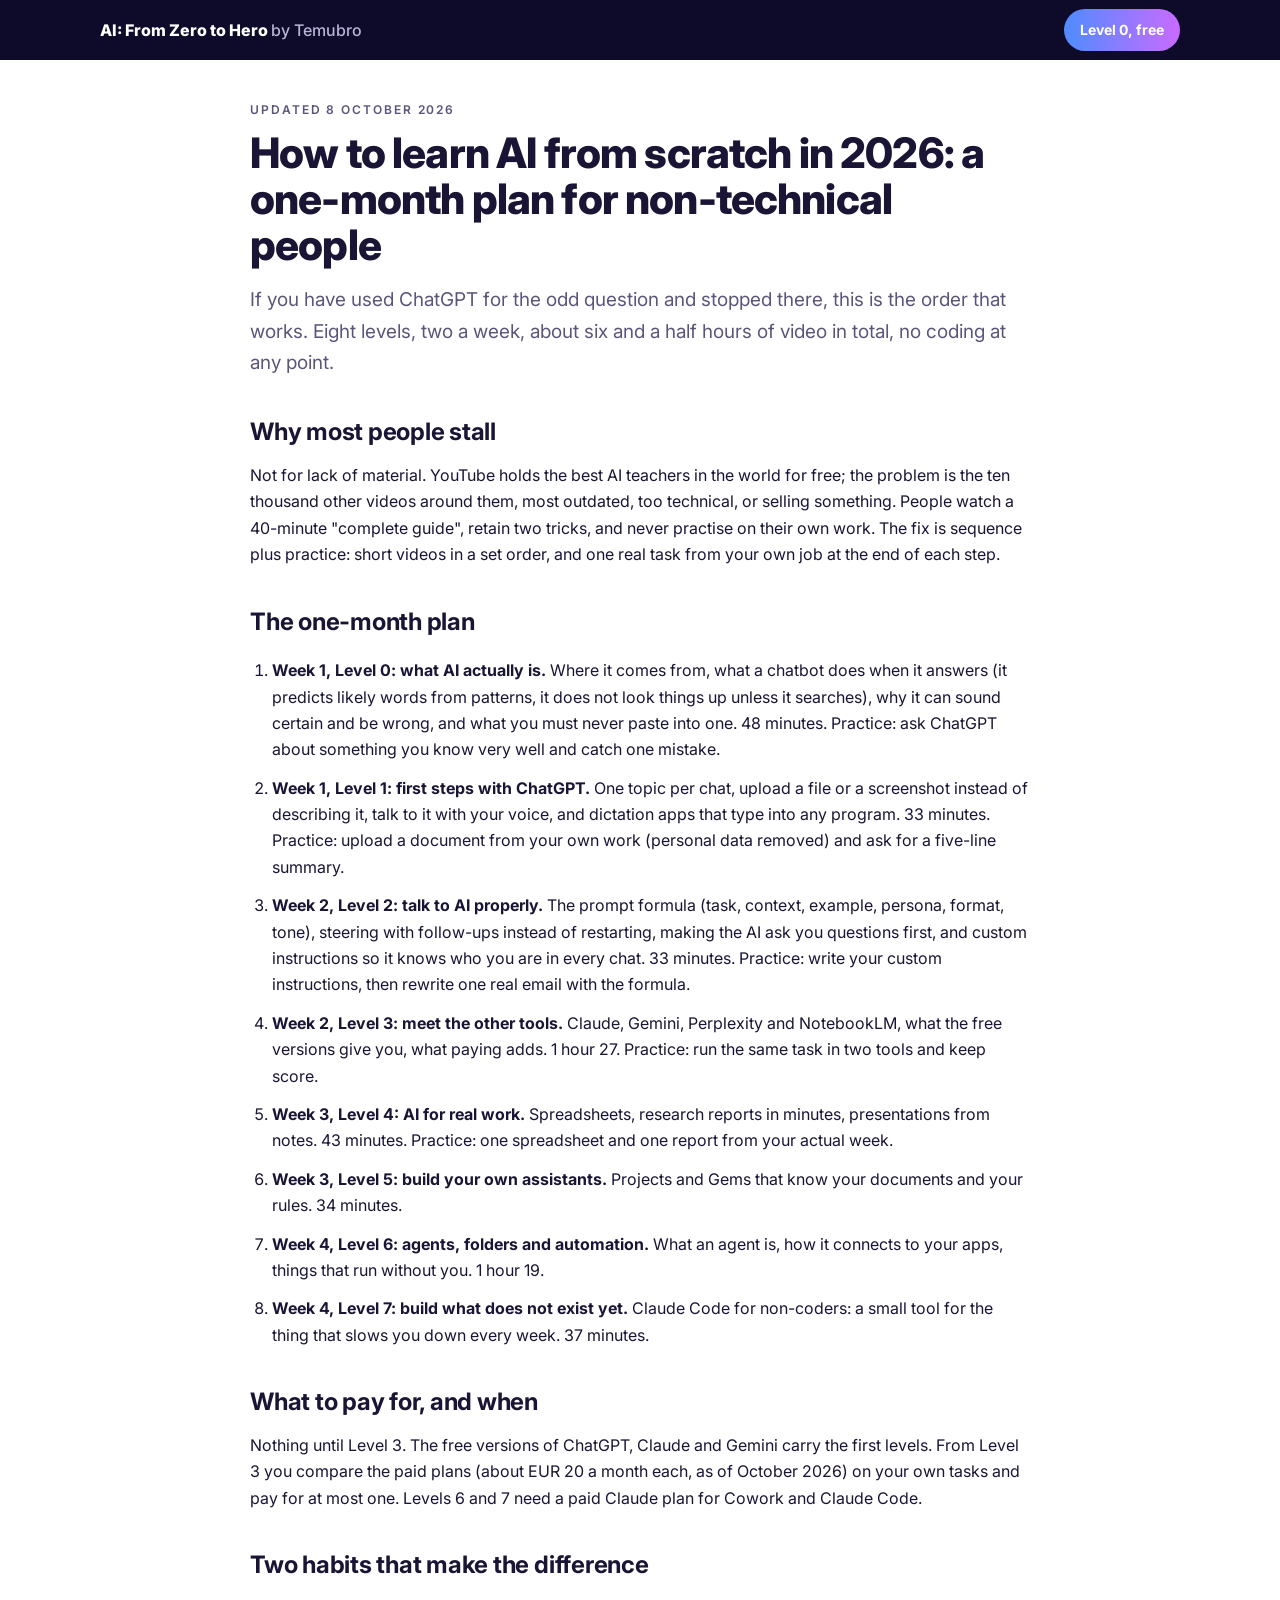
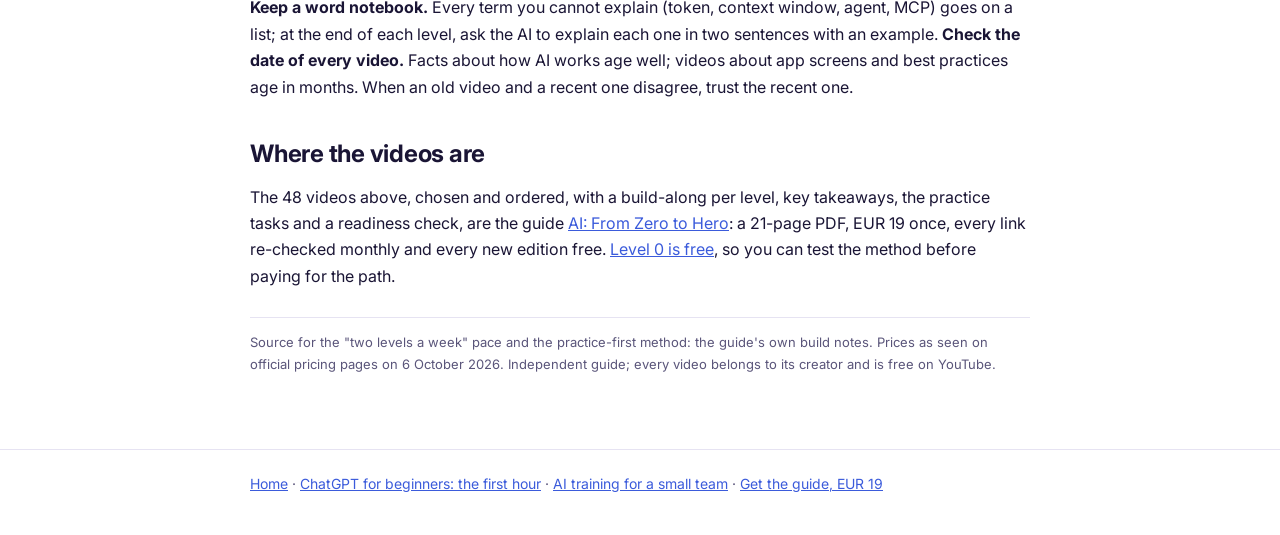
<file: learn-ai-from-scratch/index.html>
<!DOCTYPE html>
<html lang="en">
<head>
<meta charset="utf-8">
<meta name="viewport" content="width=device-width, initial-scale=1">
<title>How to learn AI from scratch in 2026: a one-month plan for non-technical people</title>
<meta name="description" content="A realistic one-month plan to learn AI from zero if you are not technical: what to learn in which order, which free videos to watch, what to pay for and what not to. Updated October 2026.">
<link rel="canonical" href="https://temubr0.github.io/learn-ai-from-scratch/">
<meta property="og:title" content="How to learn AI from scratch in 2026: a one-month plan">
<meta property="og:description" content="What to learn in which order, two levels a week, no coding. Updated October 2026.">
<meta property="og:image" content="https://temubr0.github.io/img/og.jpg">
<meta property="og:url" content="https://temubr0.github.io/learn-ai-from-scratch/">
<link rel="icon" href="../img/icon.jpg">
<link rel="preconnect" href="https://fonts.googleapis.com"><link rel="preconnect" href="https://fonts.gstatic.com" crossorigin>
<link href="https://fonts.googleapis.com/css2?family=Inter:wght@400;600;800&display=swap" rel="stylesheet">
<script type="application/ld+json">
{"@context":"https://schema.org","@type":"Article","headline":"How to learn AI from scratch in 2026: a one-month plan for non-technical people","datePublished":"2026-10-08","dateModified":"2026-10-08","author":{"@type":"Person","name":"Temubro"},"publisher":{"@type":"Organization","name":"Temubro"},"mainEntityOfPage":"https://temubr0.github.io/learn-ai-from-scratch/","image":"https://temubr0.github.io/img/og.jpg"}
</script>
<link rel="stylesheet" href="../article.css">
</head>
<body>
<nav class="nav"><div class="wrap"><a class="brand" href="/">AI: From Zero to Hero <span>by Temubro</span></a><a class="btn" href="https://temubro.gumroad.com/l/level-0">Level 0, free</a></div></nav>
<main class="wrap article">
<p class="eyebrow">Updated 8 October 2026</p>
<h1>How to learn AI from scratch in 2026: a one-month plan for non-technical people</h1>
<p class="lead">If you have used ChatGPT for the odd question and stopped there, this is the order that works. Eight levels, two a week, about six and a half hours of video in total, no coding at any point.</p>

<h2>Why most people stall</h2>
<p>Not for lack of material. YouTube holds the best AI teachers in the world for free; the problem is the ten thousand other videos around them, most outdated, too technical, or selling something. People watch a 40-minute "complete guide", retain two tricks, and never practise on their own work. The fix is sequence plus practice: short videos in a set order, and one real task from your own job at the end of each step.</p>

<h2>The one-month plan</h2>
<ol class="plan">
<li><b>Week 1, Level 0: what AI actually is.</b> Where it comes from, what a chatbot does when it answers (it predicts likely words from patterns, it does not look things up unless it searches), why it can sound certain and be wrong, and what you must never paste into one. 48 minutes. Practice: ask ChatGPT about something you know very well and catch one mistake.</li>
<li><b>Week 1, Level 1: first steps with ChatGPT.</b> One topic per chat, upload a file or a screenshot instead of describing it, talk to it with your voice, and dictation apps that type into any program. 33 minutes. Practice: upload a document from your own work (personal data removed) and ask for a five-line summary.</li>
<li><b>Week 2, Level 2: talk to AI properly.</b> The prompt formula (task, context, example, persona, format, tone), steering with follow-ups instead of restarting, making the AI ask you questions first, and custom instructions so it knows who you are in every chat. 33 minutes. Practice: write your custom instructions, then rewrite one real email with the formula.</li>
<li><b>Week 2, Level 3: meet the other tools.</b> Claude, Gemini, Perplexity and NotebookLM, what the free versions give you, what paying adds. 1 hour 27. Practice: run the same task in two tools and keep score.</li>
<li><b>Week 3, Level 4: AI for real work.</b> Spreadsheets, research reports in minutes, presentations from notes. 43 minutes. Practice: one spreadsheet and one report from your actual week.</li>
<li><b>Week 3, Level 5: build your own assistants.</b> Projects and Gems that know your documents and your rules. 34 minutes.</li>
<li><b>Week 4, Level 6: agents, folders and automation.</b> What an agent is, how it connects to your apps, things that run without you. 1 hour 19.</li>
<li><b>Week 4, Level 7: build what does not exist yet.</b> Claude Code for non-coders: a small tool for the thing that slows you down every week. 37 minutes.</li>
</ol>

<h2>What to pay for, and when</h2>
<p>Nothing until Level 3. The free versions of ChatGPT, Claude and Gemini carry the first levels. From Level 3 you compare the paid plans (about EUR 20 a month each, as of October 2026) on your own tasks and pay for at most one. Levels 6 and 7 need a paid Claude plan for Cowork and Claude Code.</p>

<h2>Two habits that make the difference</h2>
<p><b>Keep a word notebook.</b> Every term you cannot explain (token, context window, agent, MCP) goes on a list; at the end of each level, ask the AI to explain each one in two sentences with an example. <b>Check the date of every video.</b> Facts about how AI works age well; videos about app screens and best practices age in months. When an old video and a recent one disagree, trust the recent one.</p>

<h2>Where the videos are</h2>
<p>The 48 videos above, chosen and ordered, with a build-along per level, key takeaways, the practice tasks and a readiness check, are the guide <a href="/">AI: From Zero to Hero</a>: a 21-page PDF, EUR 19 once, every link re-checked monthly and every new edition free. <a href="https://temubro.gumroad.com/l/level-0">Level 0 is free</a>, so you can test the method before paying for the path.</p>

<p class="small">Source for the "two levels a week" pace and the practice-first method: the guide's own build notes. Prices as seen on official pricing pages on 6 October 2026. Independent guide; every video belongs to its creator and is free on YouTube.</p>
</main>
<footer class="foot"><div class="wrap"><a href="/">Home</a> &middot; <a href="/chatgpt-for-beginners/">ChatGPT for beginners: the first hour</a> &middot; <a href="/ai-training-for-small-teams/">AI training for a small team</a> &middot; <a href="https://temubro.gumroad.com/l/ai-zero-to-hero">Get the guide, EUR 19</a></div></footer>
</body></html>
</file>
<file: article.css>
:root{--bg:#0E0A2A;--ink:#1A1535;--muted:#5A557A;--line:#E6E3F2;--g1:#4F8CFF;--g2:#C96BFF}
*{box-sizing:border-box}
body{margin:0;font-family:Inter,system-ui,-apple-system,"Segoe UI",Roboto,sans-serif;color:var(--ink);background:#fff;line-height:1.65;-webkit-font-smoothing:antialiased}
.wrap{max-width:820px;margin:0 auto;padding:0 20px}
.nav{background:var(--bg);color:#fff}
.nav .wrap{display:flex;align-items:center;justify-content:space-between;height:60px;max-width:1120px}
.brand{color:#fff;text-decoration:none;font-weight:800;font-size:16px}
.brand span{color:#B9B3D6;font-weight:500}
.btn{display:inline-block;background:linear-gradient(90deg,var(--g1),var(--g2));color:#fff;text-decoration:none;font-weight:700;padding:9px 16px;border-radius:999px;font-size:14px;white-space:nowrap}
.article{padding:40px 20px 60px}
.eyebrow{font-size:12px;letter-spacing:.16em;text-transform:uppercase;color:var(--muted);font-weight:600;margin:0 0 10px}
h1{font-size:clamp(30px,4.2vw,42px);line-height:1.1;letter-spacing:-.02em;margin:0 0 16px;font-weight:800}
.lead{font-size:19px;color:var(--muted);margin:0 0 28px}
h2{font-size:24px;margin:34px 0 10px;letter-spacing:-.01em}
p{margin:0 0 14px}
a{color:#3B5BDB}
.plan{padding-left:22px}
.plan li{margin-bottom:12px}
.small{font-size:13px;color:var(--muted);margin-top:28px;border-top:1px solid var(--line);padding-top:14px}
.foot{border-top:1px solid var(--line);padding:22px 0 40px;font-size:14px;color:var(--muted)}
.cta{background:#F5F3FF;border:1px solid var(--line);border-radius:14px;padding:18px 20px;margin:26px 0}
@media (max-width:520px){.brand span{display:none}}
</file>
